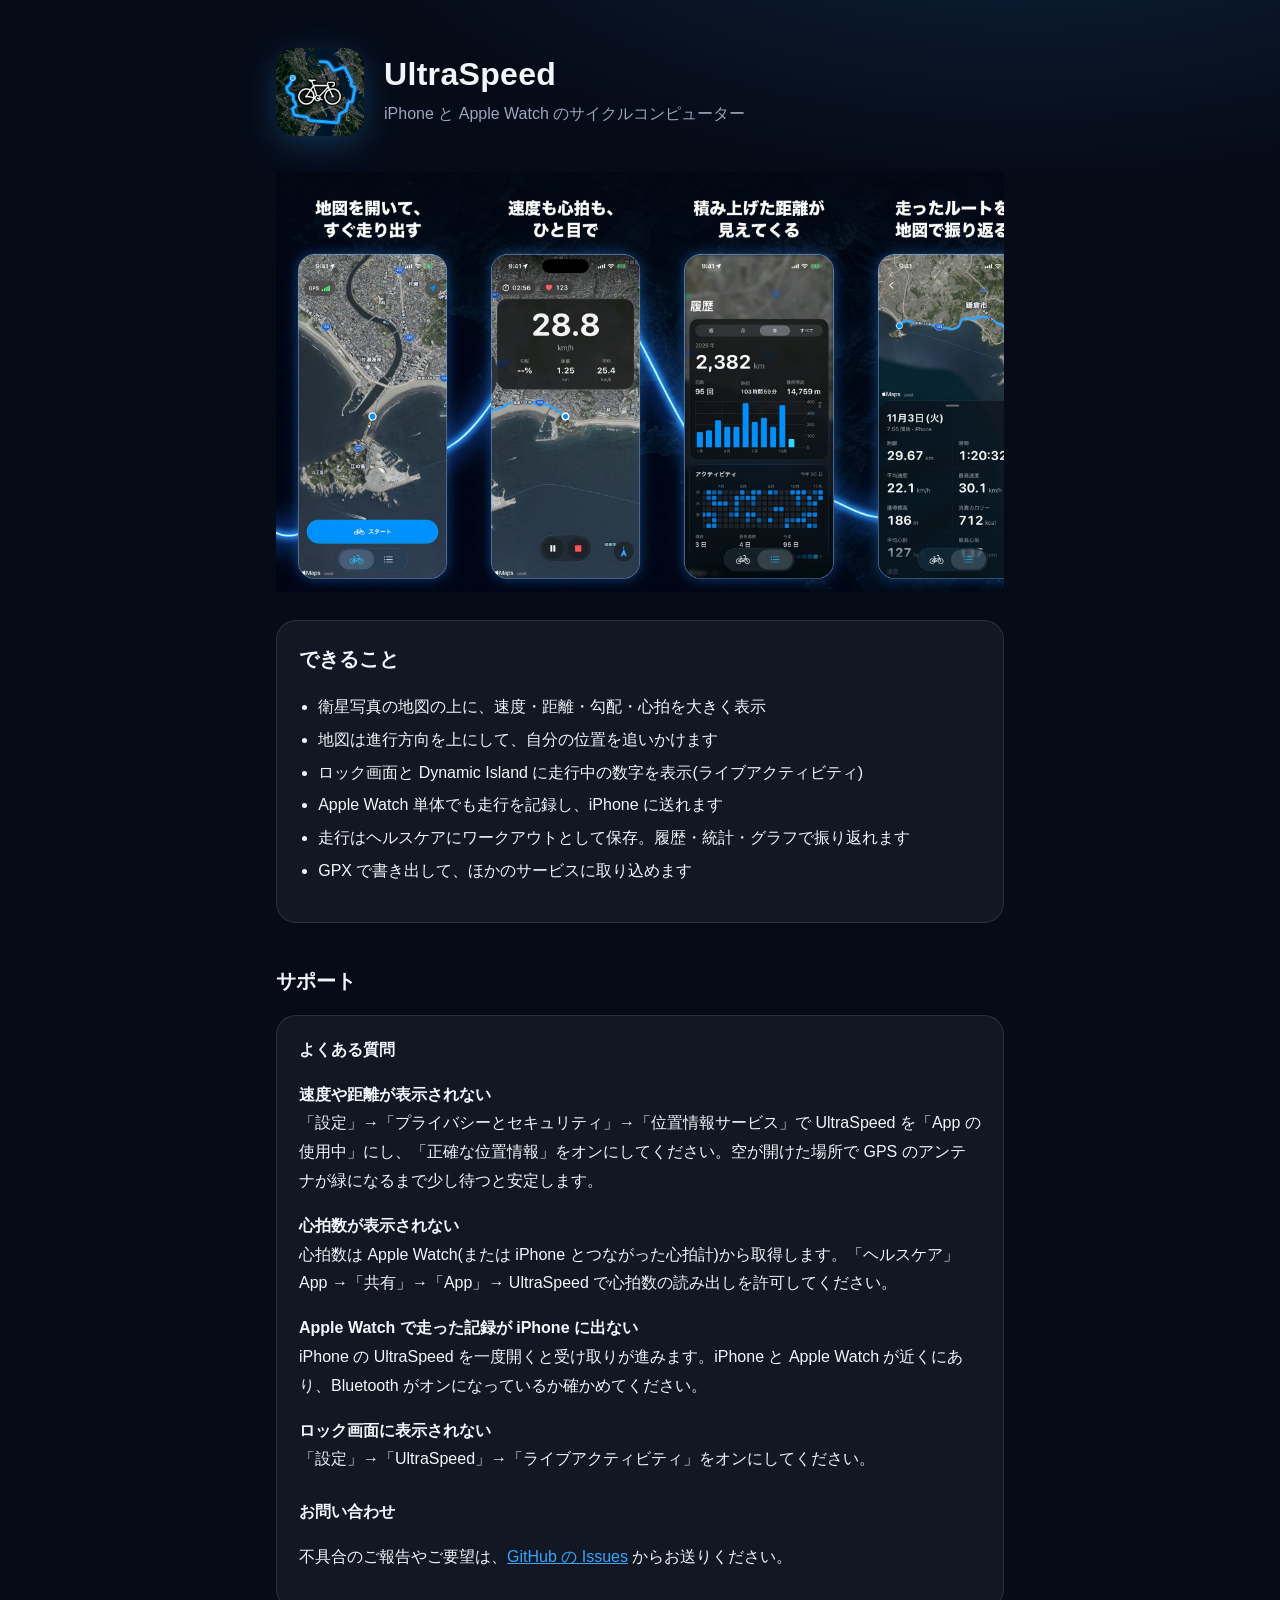
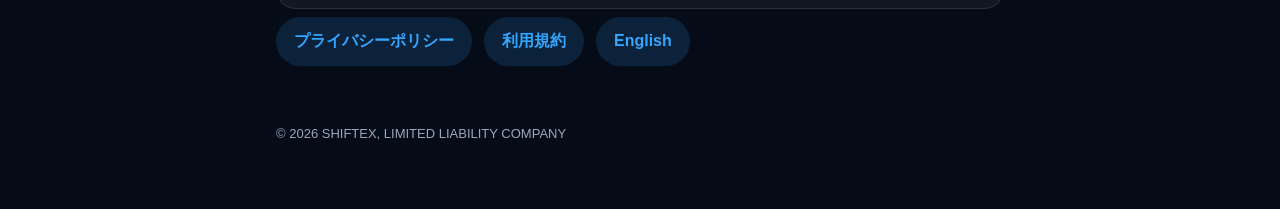
<file: index.html>
<!doctype html>
<html lang="ja">
<head>
<meta charset="utf-8">
<meta name="viewport" content="width=device-width, initial-scale=1">
<title>UltraSpeed サポート</title>
<meta name="description" content="UltraSpeed は iPhone と Apple Watch で使えるサイクルコンピューターです。">
<link rel="icon" href="assets/icon.png">
<link rel="stylesheet" href="style.css">
</head>
<body>
<main>
  <header class="hero">
    <img src="assets/icon.png" alt="UltraSpeed のアイコン">
    <div>
      <h1>UltraSpeed</h1>
      <p class="tagline">iPhone と Apple Watch のサイクルコンピューター</p>
    </div>
  </header>

  <div class="shots">
    <img src="assets/shot-01.jpg" alt="UltraSpeed の画面 1">
    <img src="assets/shot-02.jpg" alt="UltraSpeed の画面 2">
    <img src="assets/shot-03.jpg" alt="UltraSpeed の画面 3">
    <img src="assets/shot-04.jpg" alt="UltraSpeed の画面 4">
    <img src="assets/shot-05.jpg" alt="UltraSpeed の画面 5">
  </div>

  <section class="card">
    <h2 style="margin-top:0">できること</h2>
    <ul>
      <li>衛星写真の地図の上に、速度・距離・勾配・心拍を大きく表示</li>
      <li>地図は進行方向を上にして、自分の位置を追いかけます</li>
      <li>ロック画面と Dynamic Island に走行中の数字を表示(ライブアクティビティ)</li>
      <li>Apple Watch 単体でも走行を記録し、iPhone に送れます</li>
      <li>走行はヘルスケアにワークアウトとして保存。履歴・統計・グラフで振り返れます</li>
      <li>GPX で書き出して、ほかのサービスに取り込めます</li>
    </ul>
  </section>

  <h2>サポート</h2>
  <section class="card">
    <h3 style="margin-top:0">よくある質問</h3>
    <p><strong>速度や距離が表示されない</strong><br>
    「設定」→「プライバシーとセキュリティ」→「位置情報サービス」で UltraSpeed を「App の使用中」にし、「正確な位置情報」をオンにしてください。空が開けた場所で GPS のアンテナが緑になるまで少し待つと安定します。</p>
    <p><strong>心拍数が表示されない</strong><br>
    心拍数は Apple Watch(または iPhone とつながった心拍計)から取得します。「ヘルスケア」App →「共有」→「App」→ UltraSpeed で心拍数の読み出しを許可してください。</p>
    <p><strong>Apple Watch で走った記録が iPhone に出ない</strong><br>
    iPhone の UltraSpeed を一度開くと受け取りが進みます。iPhone と Apple Watch が近くにあり、Bluetooth がオンになっているか確かめてください。</p>
    <p><strong>ロック画面に表示されない</strong><br>
    「設定」→「UltraSpeed」→「ライブアクティビティ」をオンにしてください。</p>

    <h3>お問い合わせ</h3>
    <p>不具合のご報告やご要望は、<a href="https://github.com/SouY4/ultraspeed/issues">GitHub の Issues</a> からお送りください。</p>
  </section>

  <nav class="links">
    <a href="privacy.html">プライバシーポリシー</a>
    <a href="terms.html">利用規約</a>
    <a href="en/" hreflang="en">English</a>
  </nav>

  <footer>© 2026 SHIFTEX, LIMITED LIABILITY COMPANY</footer>
</main>
</body>
</html>
</file>
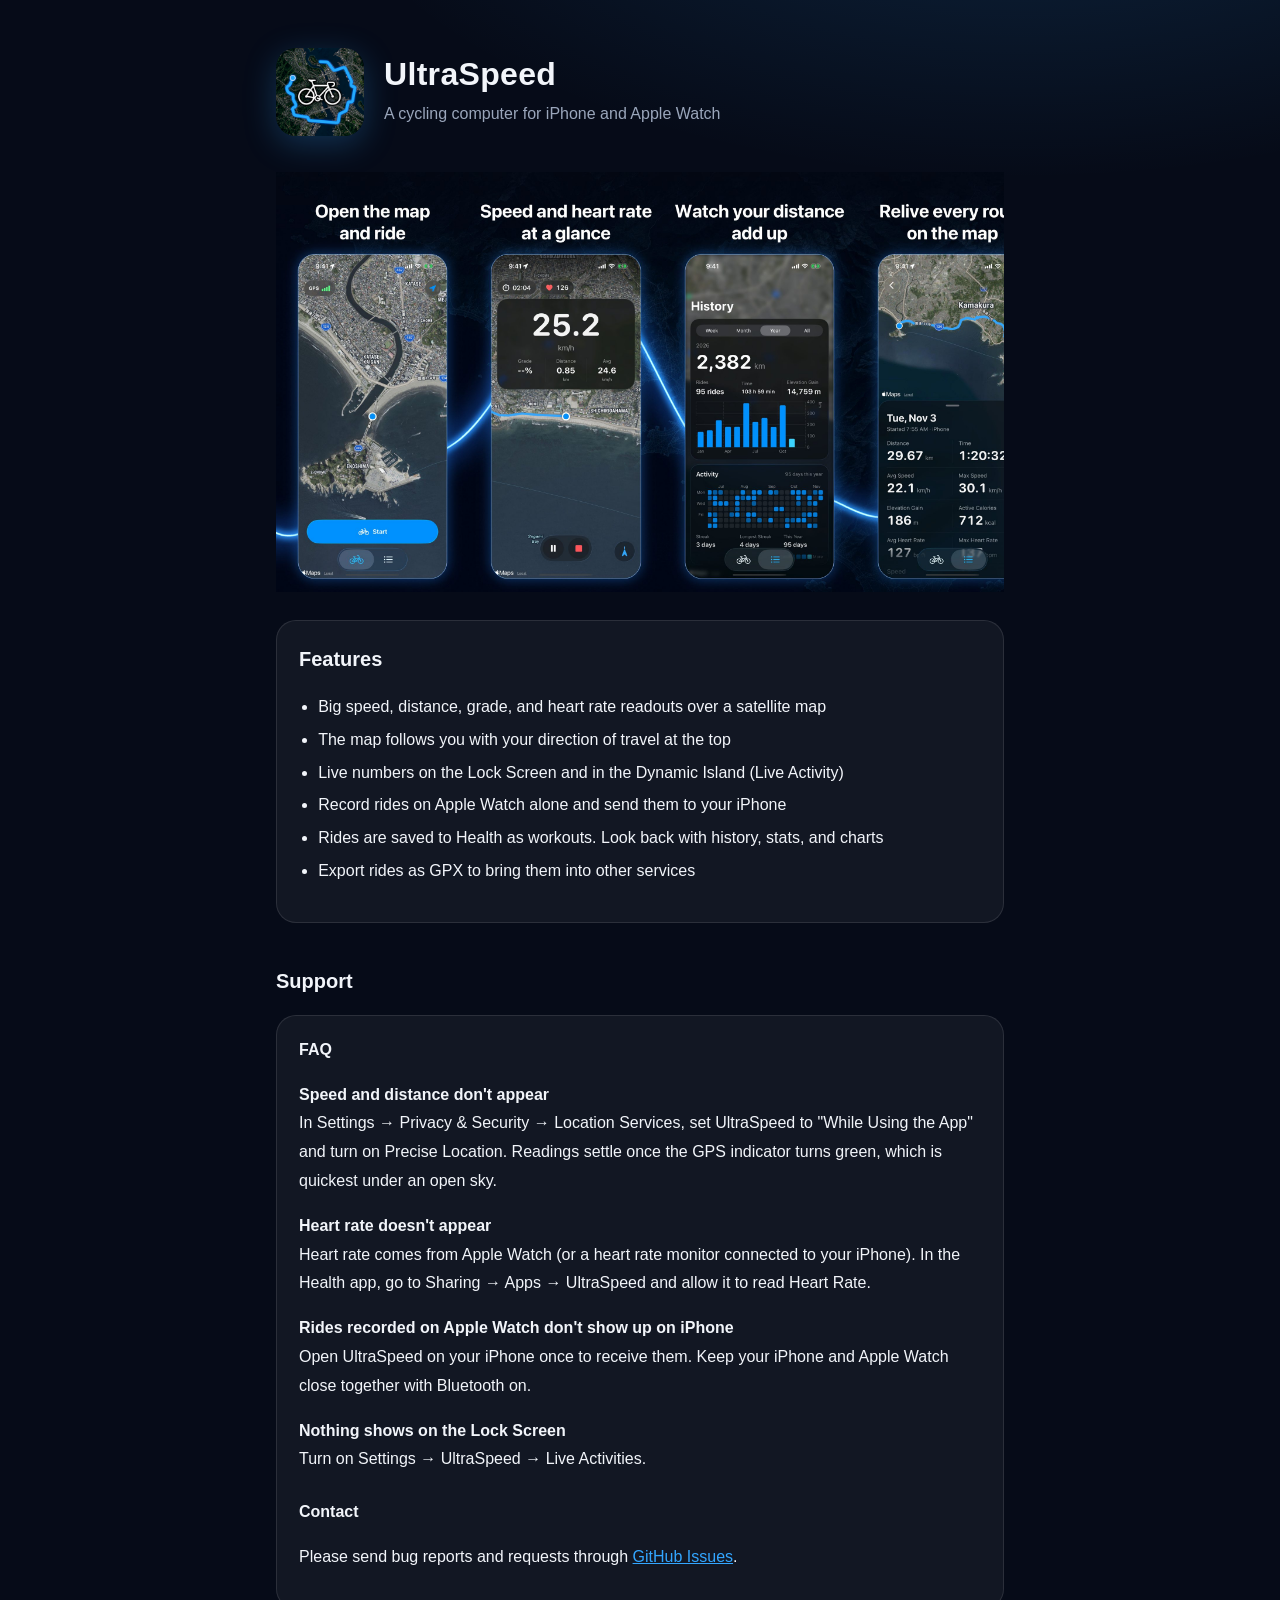
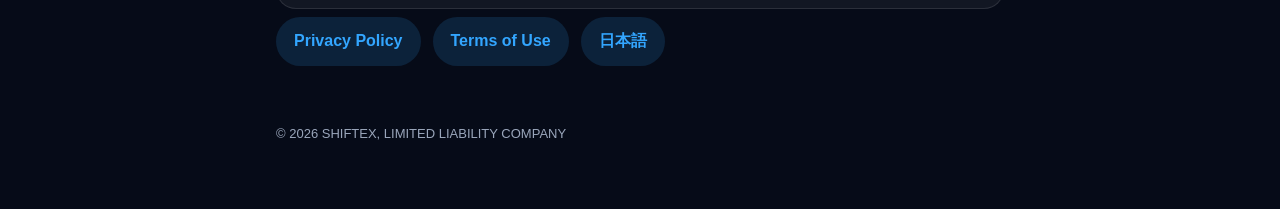
<file: en/index.html>
<!doctype html>
<html lang="en">
<head>
<meta charset="utf-8">
<meta name="viewport" content="width=device-width, initial-scale=1">
<title>UltraSpeed Support</title>
<meta name="description" content="UltraSpeed is a cycling computer for iPhone and Apple Watch.">
<link rel="icon" href="../assets/icon.png">
<link rel="alternate" hreflang="ja" href="https://souy4.github.io/ultraspeed/">
<link rel="stylesheet" href="../style.css">
</head>
<body>
<main>
  <header class="hero">
    <img src="../assets/icon.png" alt="UltraSpeed icon">
    <div>
      <h1>UltraSpeed</h1>
      <p class="tagline">A cycling computer for iPhone and Apple Watch</p>
    </div>
  </header>

  <div class="shots">
    <img src="../assets/en/shot-01.jpg" alt="UltraSpeed screen 1">
    <img src="../assets/en/shot-02.jpg" alt="UltraSpeed screen 2">
    <img src="../assets/en/shot-03.jpg" alt="UltraSpeed screen 3">
    <img src="../assets/en/shot-04.jpg" alt="UltraSpeed screen 4">
    <img src="../assets/en/shot-05.jpg" alt="UltraSpeed screen 5">
  </div>

  <section class="card">
    <h2 style="margin-top:0">Features</h2>
    <ul>
      <li>Big speed, distance, grade, and heart rate readouts over a satellite map</li>
      <li>The map follows you with your direction of travel at the top</li>
      <li>Live numbers on the Lock Screen and in the Dynamic Island (Live Activity)</li>
      <li>Record rides on Apple Watch alone and send them to your iPhone</li>
      <li>Rides are saved to Health as workouts. Look back with history, stats, and charts</li>
      <li>Export rides as GPX to bring them into other services</li>
    </ul>
  </section>

  <h2>Support</h2>
  <section class="card">
    <h3 style="margin-top:0">FAQ</h3>
    <p><strong>Speed and distance don't appear</strong><br>
    In Settings → Privacy &amp; Security → Location Services, set UltraSpeed to "While Using the App" and turn on Precise Location. Readings settle once the GPS indicator turns green, which is quickest under an open sky.</p>
    <p><strong>Heart rate doesn't appear</strong><br>
    Heart rate comes from Apple Watch (or a heart rate monitor connected to your iPhone). In the Health app, go to Sharing → Apps → UltraSpeed and allow it to read Heart Rate.</p>
    <p><strong>Rides recorded on Apple Watch don't show up on iPhone</strong><br>
    Open UltraSpeed on your iPhone once to receive them. Keep your iPhone and Apple Watch close together with Bluetooth on.</p>
    <p><strong>Nothing shows on the Lock Screen</strong><br>
    Turn on Settings → UltraSpeed → Live Activities.</p>

    <h3>Contact</h3>
    <p>Please send bug reports and requests through <a href="https://github.com/SouY4/ultraspeed/issues">GitHub Issues</a>.</p>
  </section>

  <nav class="links">
    <a href="privacy.html">Privacy Policy</a>
    <a href="terms.html">Terms of Use</a>
    <a href="../" hreflang="ja">日本語</a>
  </nav>

  <footer>© 2026 SHIFTEX, LIMITED LIABILITY COMPANY</footer>
</main>
</body>
</html>
</file>
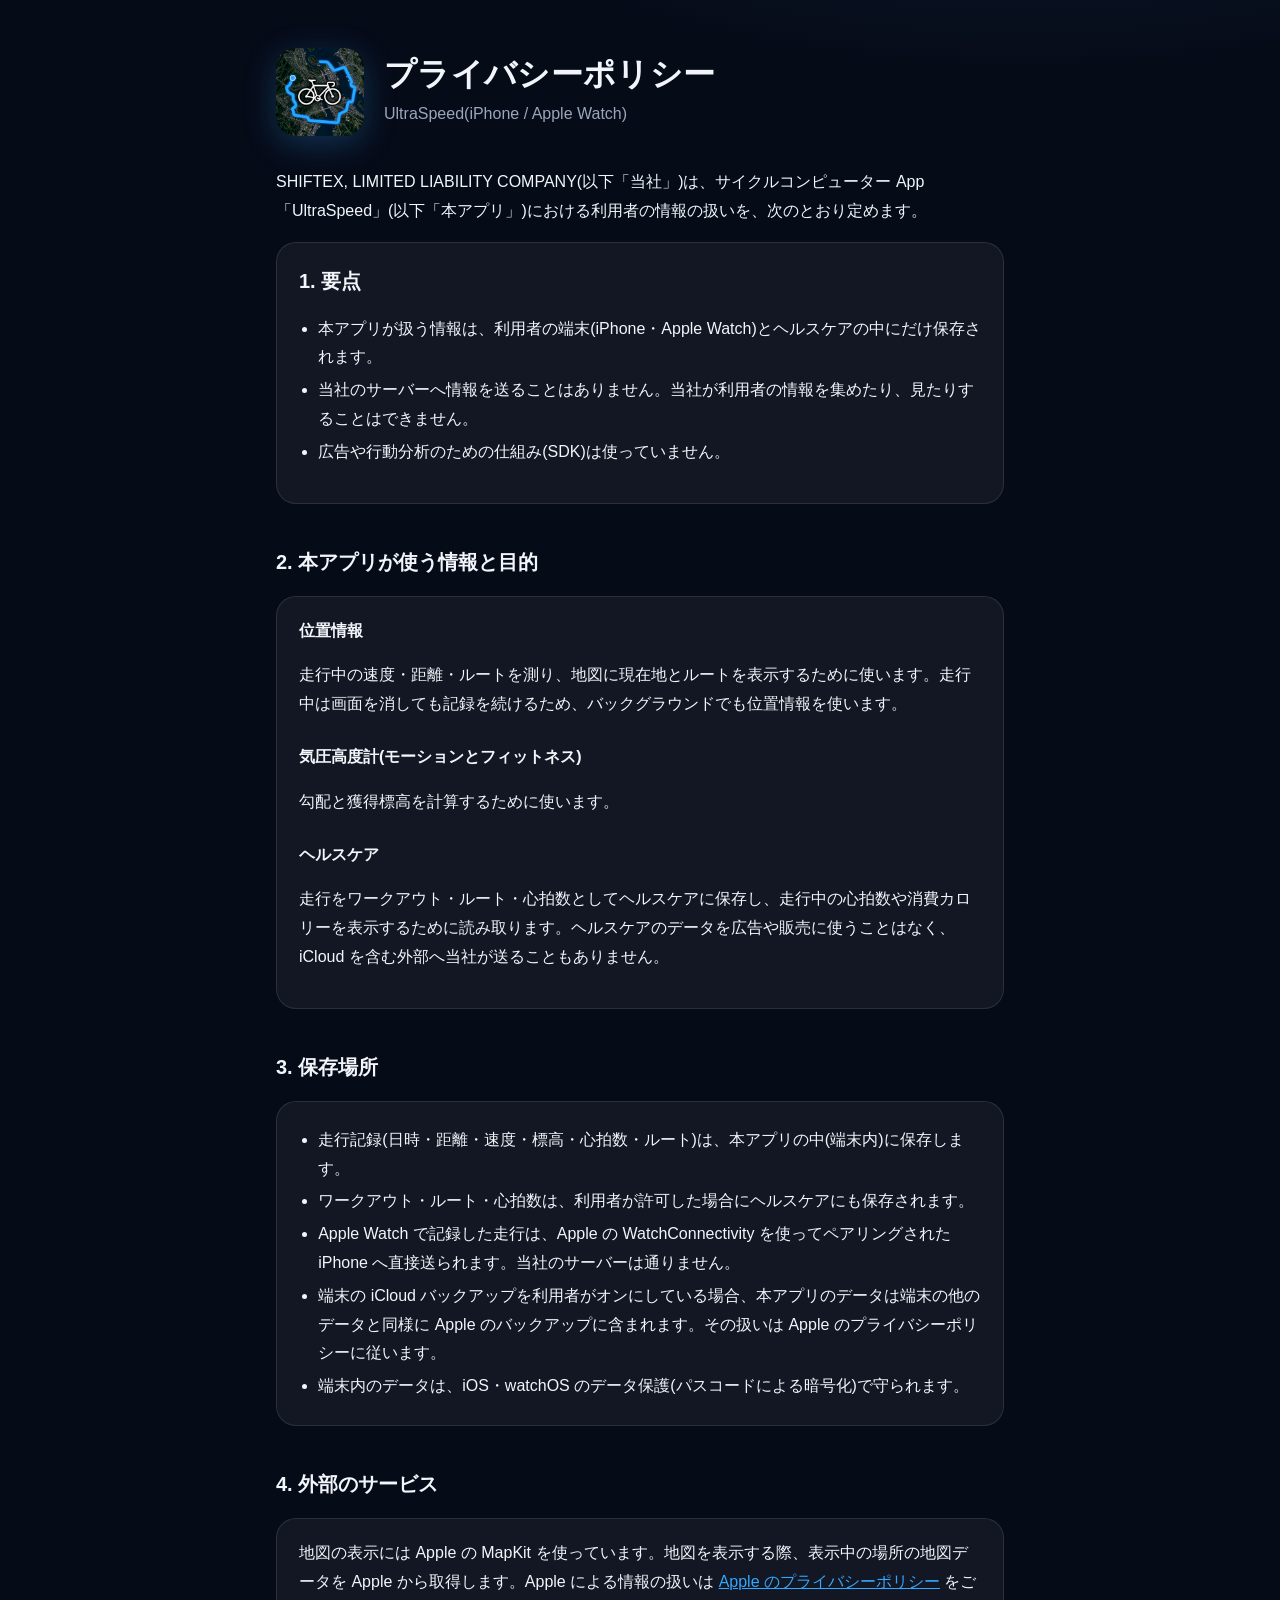
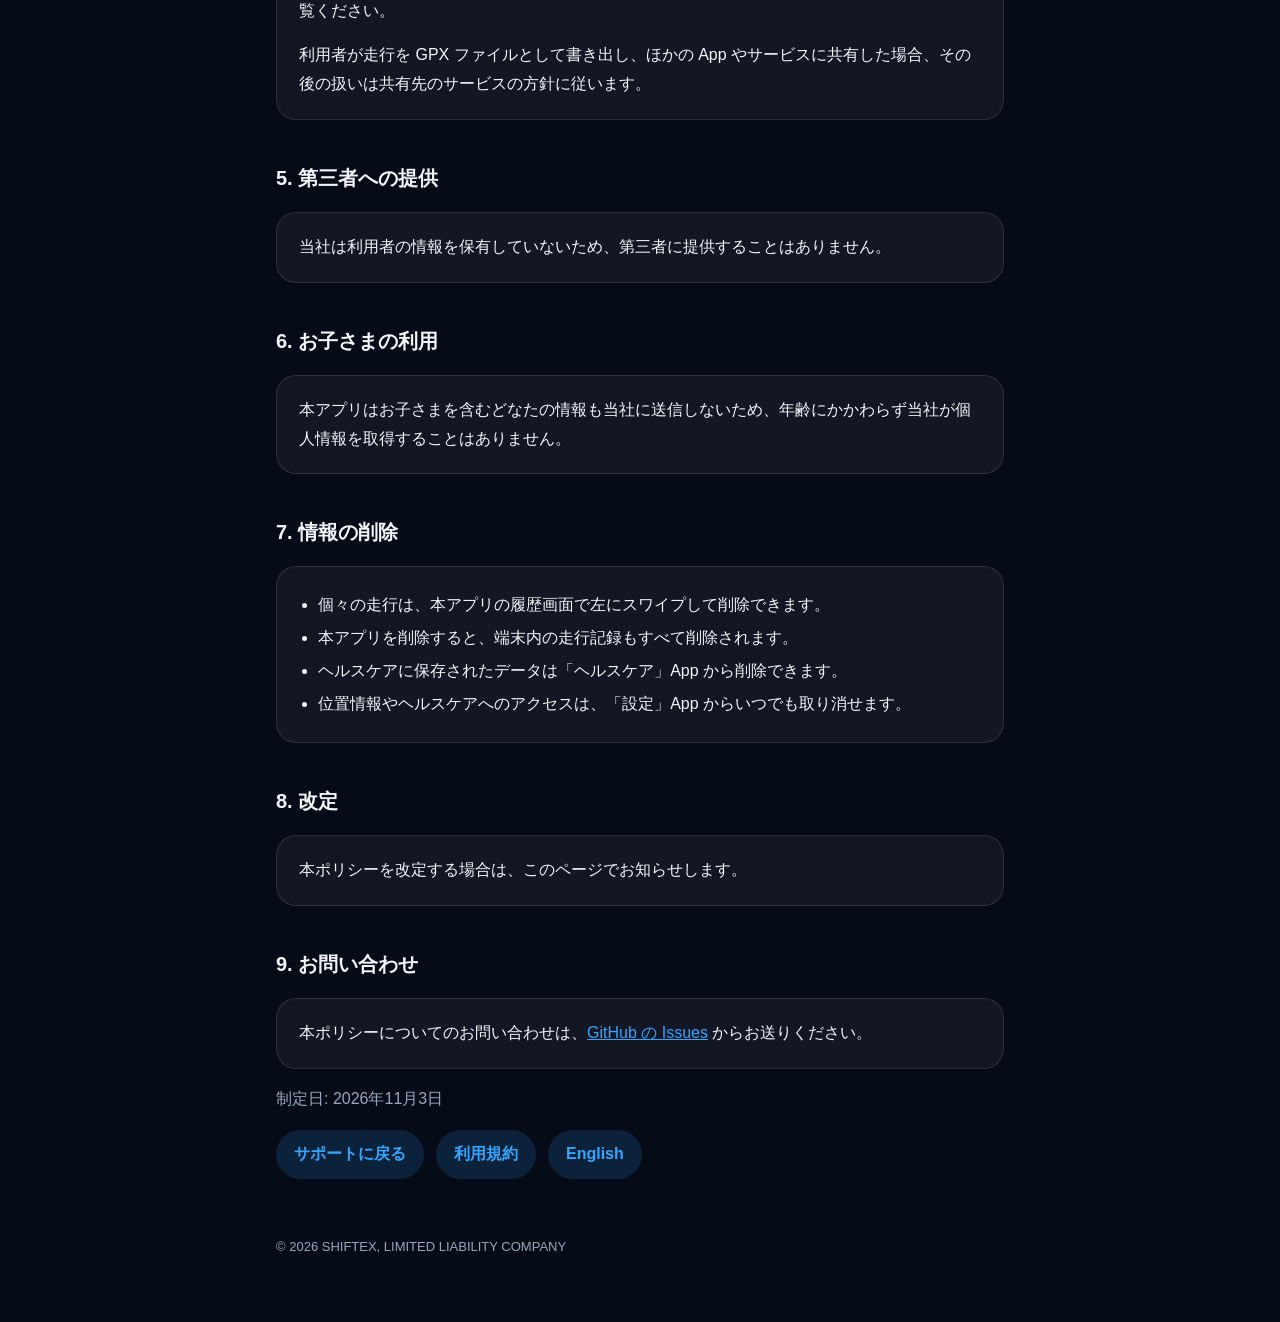
<file: privacy.html>
<!doctype html>
<html lang="ja">
<head>
<meta charset="utf-8">
<meta name="viewport" content="width=device-width, initial-scale=1">
<title>UltraSpeed プライバシー</title>
<meta name="description" content="UltraSpeed のプライバシーポリシー">
<link rel="icon" href="assets/icon.png">
<link rel="stylesheet" href="style.css">
</head>
<body>
<main>
  <header class="hero">
    <img src="assets/icon.png" alt="UltraSpeed のアイコン">
    <div>
      <h1>プライバシーポリシー</h1>
      <p class="tagline">UltraSpeed(iPhone / Apple Watch)</p>
    </div>
  </header>

  <p>SHIFTEX, LIMITED LIABILITY COMPANY(以下「当社」)は、サイクルコンピューター App「UltraSpeed」(以下「本アプリ」)における利用者の情報の扱いを、次のとおり定めます。</p>

  <section class="card">
    <h2 style="margin-top:0">1. 要点</h2>
    <ul>
      <li>本アプリが扱う情報は、利用者の端末(iPhone・Apple Watch)とヘルスケアの中にだけ保存されます。</li>
      <li>当社のサーバーへ情報を送ることはありません。当社が利用者の情報を集めたり、見たりすることはできません。</li>
      <li>広告や行動分析のための仕組み(SDK)は使っていません。</li>
    </ul>
  </section>

  <h2>2. 本アプリが使う情報と目的</h2>
  <section class="card">
    <h3 style="margin-top:0">位置情報</h3>
    <p>走行中の速度・距離・ルートを測り、地図に現在地とルートを表示するために使います。走行中は画面を消しても記録を続けるため、バックグラウンドでも位置情報を使います。</p>
    <h3>気圧高度計(モーションとフィットネス)</h3>
    <p>勾配と獲得標高を計算するために使います。</p>
    <h3>ヘルスケア</h3>
    <p>走行をワークアウト・ルート・心拍数としてヘルスケアに保存し、走行中の心拍数や消費カロリーを表示するために読み取ります。ヘルスケアのデータを広告や販売に使うことはなく、iCloud を含む外部へ当社が送ることもありません。</p>
  </section>

  <h2>3. 保存場所</h2>
  <section class="card">
    <ul style="margin:0">
      <li>走行記録(日時・距離・速度・標高・心拍数・ルート)は、本アプリの中(端末内)に保存します。</li>
      <li>ワークアウト・ルート・心拍数は、利用者が許可した場合にヘルスケアにも保存されます。</li>
      <li>Apple Watch で記録した走行は、Apple の WatchConnectivity を使ってペアリングされた iPhone へ直接送られます。当社のサーバーは通りません。</li>
      <li>端末の iCloud バックアップを利用者がオンにしている場合、本アプリのデータは端末の他のデータと同様に Apple のバックアップに含まれます。その扱いは Apple のプライバシーポリシーに従います。</li>
      <li>端末内のデータは、iOS・watchOS のデータ保護(パスコードによる暗号化)で守られます。</li>
    </ul>
  </section>

  <h2>4. 外部のサービス</h2>
  <section class="card">
    <p style="margin-top:0">地図の表示には Apple の MapKit を使っています。地図を表示する際、表示中の場所の地図データを Apple から取得します。Apple による情報の扱いは <a href="https://www.apple.com/jp/legal/privacy/">Apple のプライバシーポリシー</a> をご覧ください。</p>
    <p style="margin-bottom:0">利用者が走行を GPX ファイルとして書き出し、ほかの App やサービスに共有した場合、その後の扱いは共有先のサービスの方針に従います。</p>
  </section>

  <h2>5. 第三者への提供</h2>
  <section class="card">
    <p style="margin:0">当社は利用者の情報を保有していないため、第三者に提供することはありません。</p>
  </section>

  <h2>6. お子さまの利用</h2>
  <section class="card">
    <p style="margin:0">本アプリはお子さまを含むどなたの情報も当社に送信しないため、年齢にかかわらず当社が個人情報を取得することはありません。</p>
  </section>

  <h2>7. 情報の削除</h2>
  <section class="card">
    <ul style="margin:0">
      <li>個々の走行は、本アプリの履歴画面で左にスワイプして削除できます。</li>
      <li>本アプリを削除すると、端末内の走行記録もすべて削除されます。</li>
      <li>ヘルスケアに保存されたデータは「ヘルスケア」App から削除できます。</li>
      <li>位置情報やヘルスケアへのアクセスは、「設定」App からいつでも取り消せます。</li>
    </ul>
  </section>

  <h2>8. 改定</h2>
  <section class="card">
    <p style="margin:0">本ポリシーを改定する場合は、このページでお知らせします。</p>
  </section>

  <h2>9. お問い合わせ</h2>
  <section class="card">
    <p style="margin:0">本ポリシーについてのお問い合わせは、<a href="https://github.com/SouY4/ultraspeed/issues">GitHub の Issues</a> からお送りください。</p>
  </section>

  <p class="muted">制定日: 2026年11月3日</p>

  <nav class="links">
    <a href="index.html">サポートに戻る</a>
    <a href="terms.html">利用規約</a>
    <a href="en/privacy.html" hreflang="en">English</a>
  </nav>

  <footer>© 2026 SHIFTEX, LIMITED LIABILITY COMPANY</footer>
</main>
</body>
</html>
</file>
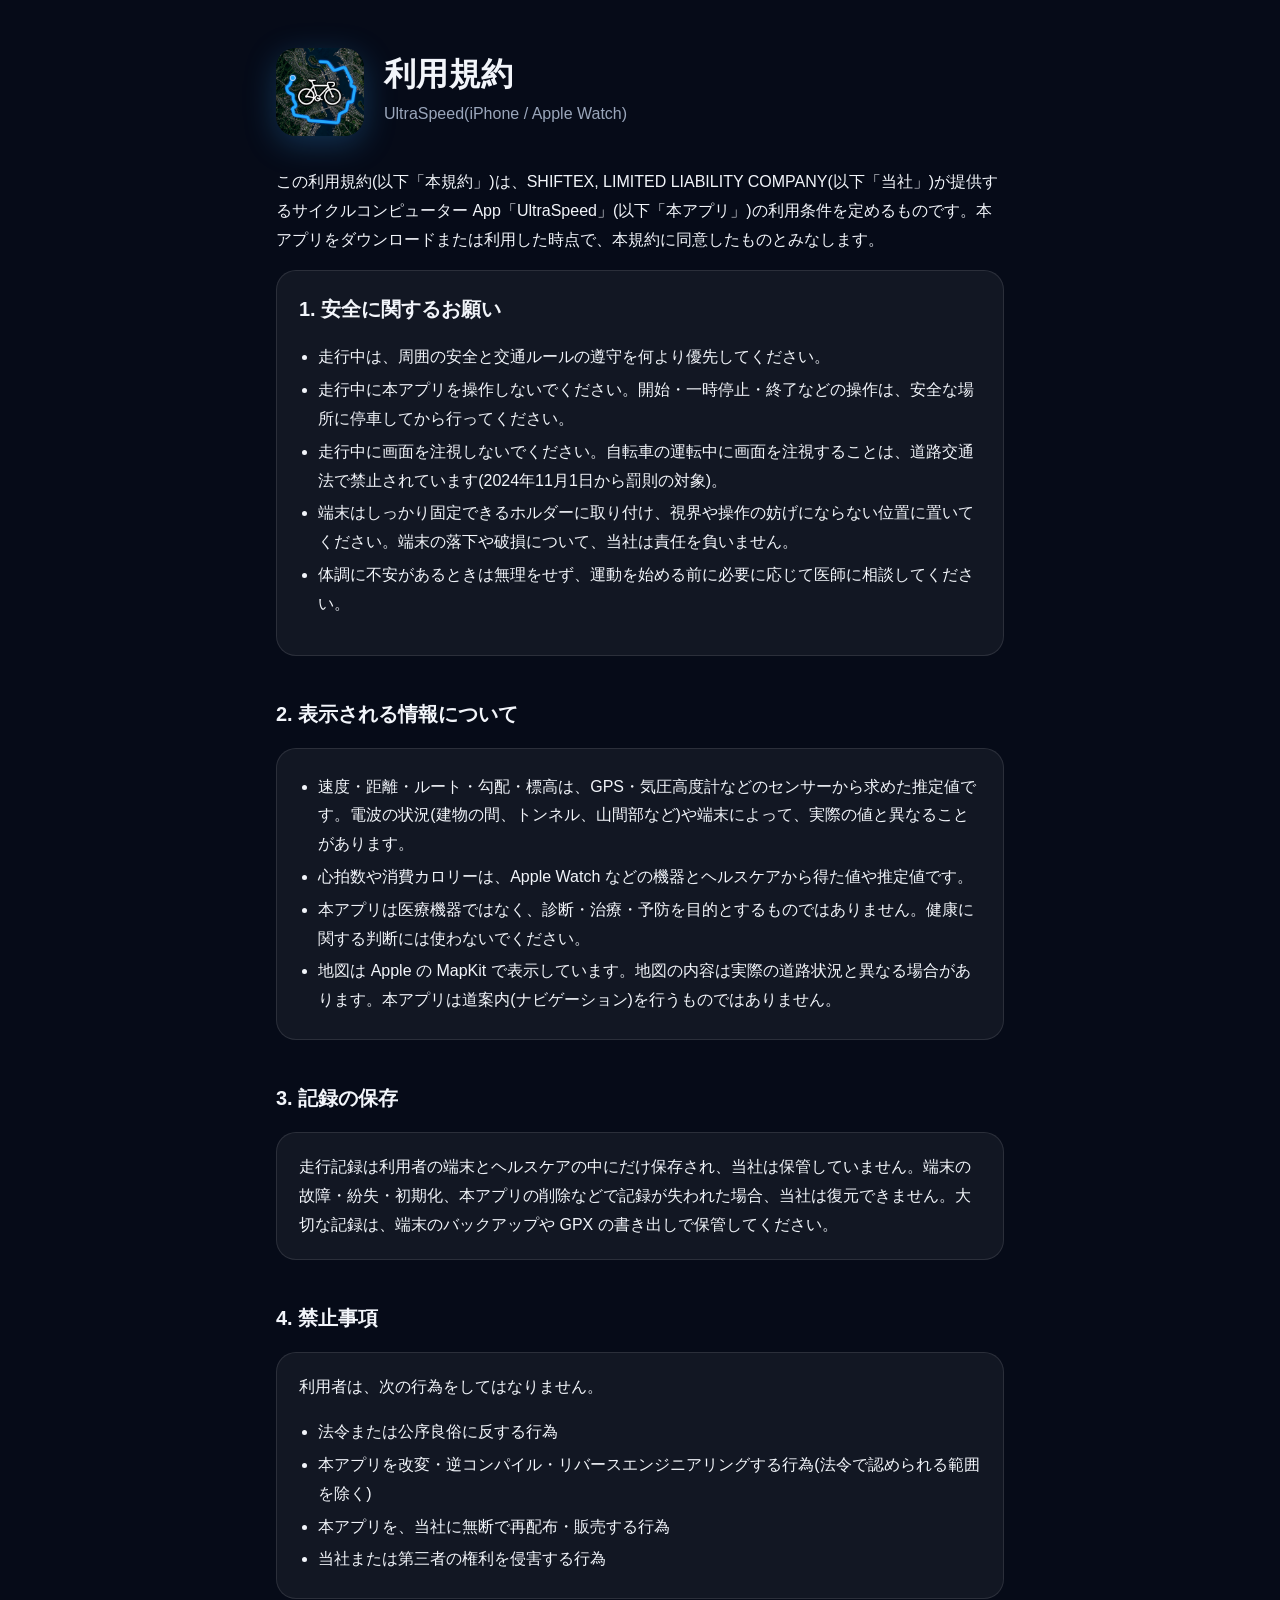
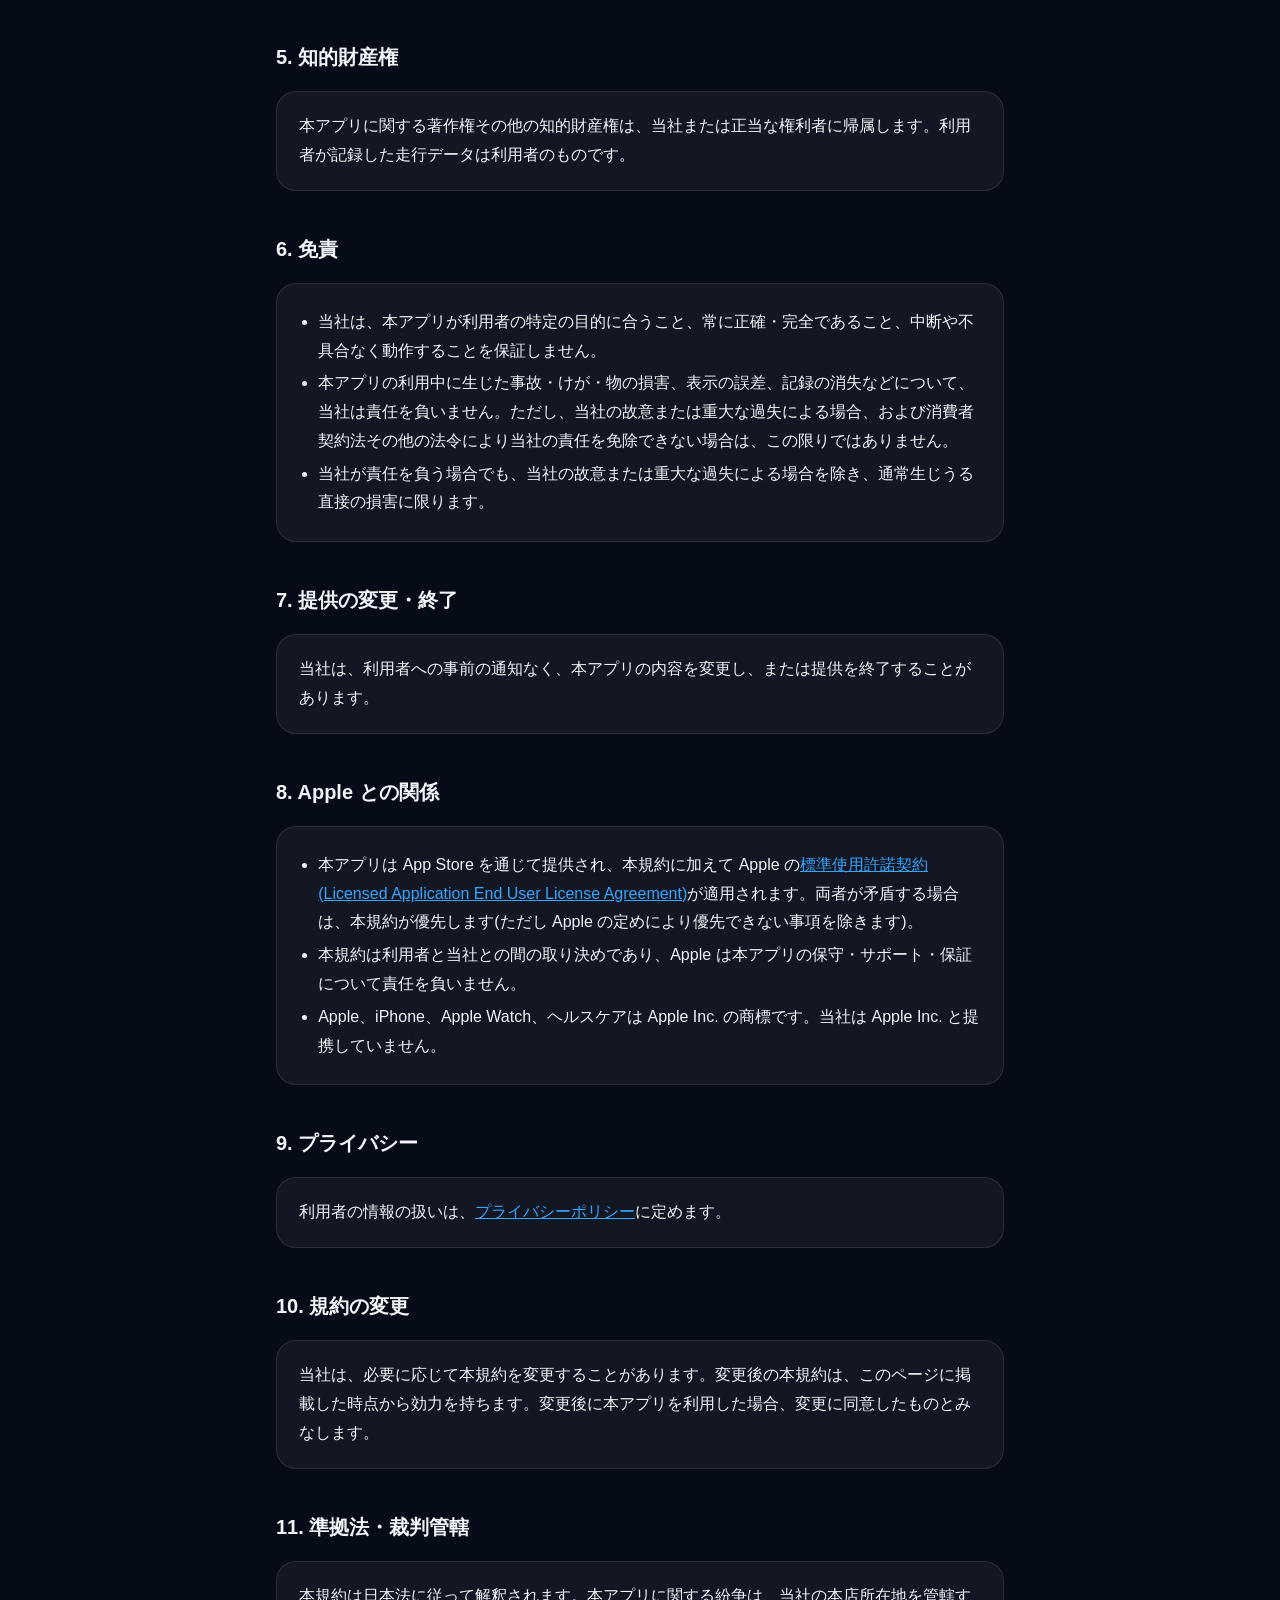
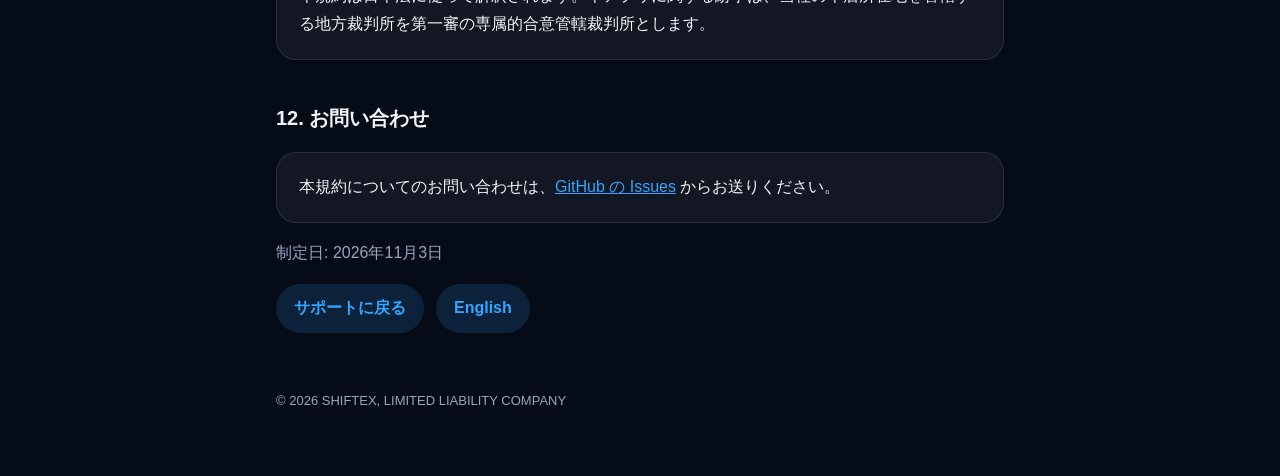
<file: terms.html>
<!doctype html>
<html lang="ja">
<head>
<meta charset="utf-8">
<meta name="viewport" content="width=device-width, initial-scale=1">
<title>UltraSpeed 利用規約</title>
<meta name="description" content="UltraSpeed の利用規約">
<link rel="icon" href="assets/icon.png">
<link rel="alternate" hreflang="en" href="https://souy4.github.io/ultraspeed/en/terms.html">
<link rel="stylesheet" href="style.css">
</head>
<body>
<main>
  <header class="hero">
    <img src="assets/icon.png" alt="UltraSpeed のアイコン">
    <div>
      <h1>利用規約</h1>
      <p class="tagline">UltraSpeed(iPhone / Apple Watch)</p>
    </div>
  </header>

  <p>この利用規約(以下「本規約」)は、SHIFTEX, LIMITED LIABILITY COMPANY(以下「当社」)が提供するサイクルコンピューター App「UltraSpeed」(以下「本アプリ」)の利用条件を定めるものです。本アプリをダウンロードまたは利用した時点で、本規約に同意したものとみなします。</p>

  <section class="card">
    <h2 style="margin-top:0">1. 安全に関するお願い</h2>
    <ul>
      <li>走行中は、周囲の安全と交通ルールの遵守を何より優先してください。</li>
      <li>走行中に本アプリを操作しないでください。開始・一時停止・終了などの操作は、安全な場所に停車してから行ってください。</li>
      <li>走行中に画面を注視しないでください。自転車の運転中に画面を注視することは、道路交通法で禁止されています(2024年11月1日から罰則の対象)。</li>
      <li>端末はしっかり固定できるホルダーに取り付け、視界や操作の妨げにならない位置に置いてください。端末の落下や破損について、当社は責任を負いません。</li>
      <li>体調に不安があるときは無理をせず、運動を始める前に必要に応じて医師に相談してください。</li>
    </ul>
  </section>

  <h2>2. 表示される情報について</h2>
  <section class="card">
    <ul style="margin:0">
      <li>速度・距離・ルート・勾配・標高は、GPS・気圧高度計などのセンサーから求めた推定値です。電波の状況(建物の間、トンネル、山間部など)や端末によって、実際の値と異なることがあります。</li>
      <li>心拍数や消費カロリーは、Apple Watch などの機器とヘルスケアから得た値や推定値です。</li>
      <li>本アプリは医療機器ではなく、診断・治療・予防を目的とするものではありません。健康に関する判断には使わないでください。</li>
      <li>地図は Apple の MapKit で表示しています。地図の内容は実際の道路状況と異なる場合があります。本アプリは道案内(ナビゲーション)を行うものではありません。</li>
    </ul>
  </section>

  <h2>3. 記録の保存</h2>
  <section class="card">
    <p style="margin:0">走行記録は利用者の端末とヘルスケアの中にだけ保存され、当社は保管していません。端末の故障・紛失・初期化、本アプリの削除などで記録が失われた場合、当社は復元できません。大切な記録は、端末のバックアップや GPX の書き出しで保管してください。</p>
  </section>

  <h2>4. 禁止事項</h2>
  <section class="card">
    <p style="margin-top:0">利用者は、次の行為をしてはなりません。</p>
    <ul style="margin-bottom:0">
      <li>法令または公序良俗に反する行為</li>
      <li>本アプリを改変・逆コンパイル・リバースエンジニアリングする行為(法令で認められる範囲を除く)</li>
      <li>本アプリを、当社に無断で再配布・販売する行為</li>
      <li>当社または第三者の権利を侵害する行為</li>
    </ul>
  </section>

  <h2>5. 知的財産権</h2>
  <section class="card">
    <p style="margin:0">本アプリに関する著作権その他の知的財産権は、当社または正当な権利者に帰属します。利用者が記録した走行データは利用者のものです。</p>
  </section>

  <h2>6. 免責</h2>
  <section class="card">
    <ul style="margin:0">
      <li>当社は、本アプリが利用者の特定の目的に合うこと、常に正確・完全であること、中断や不具合なく動作することを保証しません。</li>
      <li>本アプリの利用中に生じた事故・けが・物の損害、表示の誤差、記録の消失などについて、当社は責任を負いません。ただし、当社の故意または重大な過失による場合、および消費者契約法その他の法令により当社の責任を免除できない場合は、この限りではありません。</li>
      <li>当社が責任を負う場合でも、当社の故意または重大な過失による場合を除き、通常生じうる直接の損害に限ります。</li>
    </ul>
  </section>

  <h2>7. 提供の変更・終了</h2>
  <section class="card">
    <p style="margin:0">当社は、利用者への事前の通知なく、本アプリの内容を変更し、または提供を終了することがあります。</p>
  </section>

  <h2>8. Apple との関係</h2>
  <section class="card">
    <ul style="margin:0">
      <li>本アプリは App Store を通じて提供され、本規約に加えて Apple の<a href="https://www.apple.com/legal/internet-services/itunes/dev/stdeula/">標準使用許諾契約(Licensed Application End User License Agreement)</a>が適用されます。両者が矛盾する場合は、本規約が優先します(ただし Apple の定めにより優先できない事項を除きます)。</li>
      <li>本規約は利用者と当社との間の取り決めであり、Apple は本アプリの保守・サポート・保証について責任を負いません。</li>
      <li>Apple、iPhone、Apple Watch、ヘルスケアは Apple Inc. の商標です。当社は Apple Inc. と提携していません。</li>
    </ul>
  </section>

  <h2>9. プライバシー</h2>
  <section class="card">
    <p style="margin:0">利用者の情報の扱いは、<a href="privacy.html">プライバシーポリシー</a>に定めます。</p>
  </section>

  <h2>10. 規約の変更</h2>
  <section class="card">
    <p style="margin:0">当社は、必要に応じて本規約を変更することがあります。変更後の本規約は、このページに掲載した時点から効力を持ちます。変更後に本アプリを利用した場合、変更に同意したものとみなします。</p>
  </section>

  <h2>11. 準拠法・裁判管轄</h2>
  <section class="card">
    <p style="margin:0">本規約は日本法に従って解釈されます。本アプリに関する紛争は、当社の本店所在地を管轄する地方裁判所を第一審の専属的合意管轄裁判所とします。</p>
  </section>

  <h2>12. お問い合わせ</h2>
  <section class="card">
    <p style="margin:0">本規約についてのお問い合わせは、<a href="https://github.com/SouY4/ultraspeed/issues">GitHub の Issues</a> からお送りください。</p>
  </section>

  <p class="muted">制定日: 2026年11月3日</p>

  <nav class="links">
    <a href="index.html">サポートに戻る</a>
    <a href="en/terms.html" hreflang="en">English</a>
  </nav>

  <footer>© 2026 SHIFTEX, LIMITED LIABILITY COMPANY</footer>
</main>
</body>
</html>
</file>
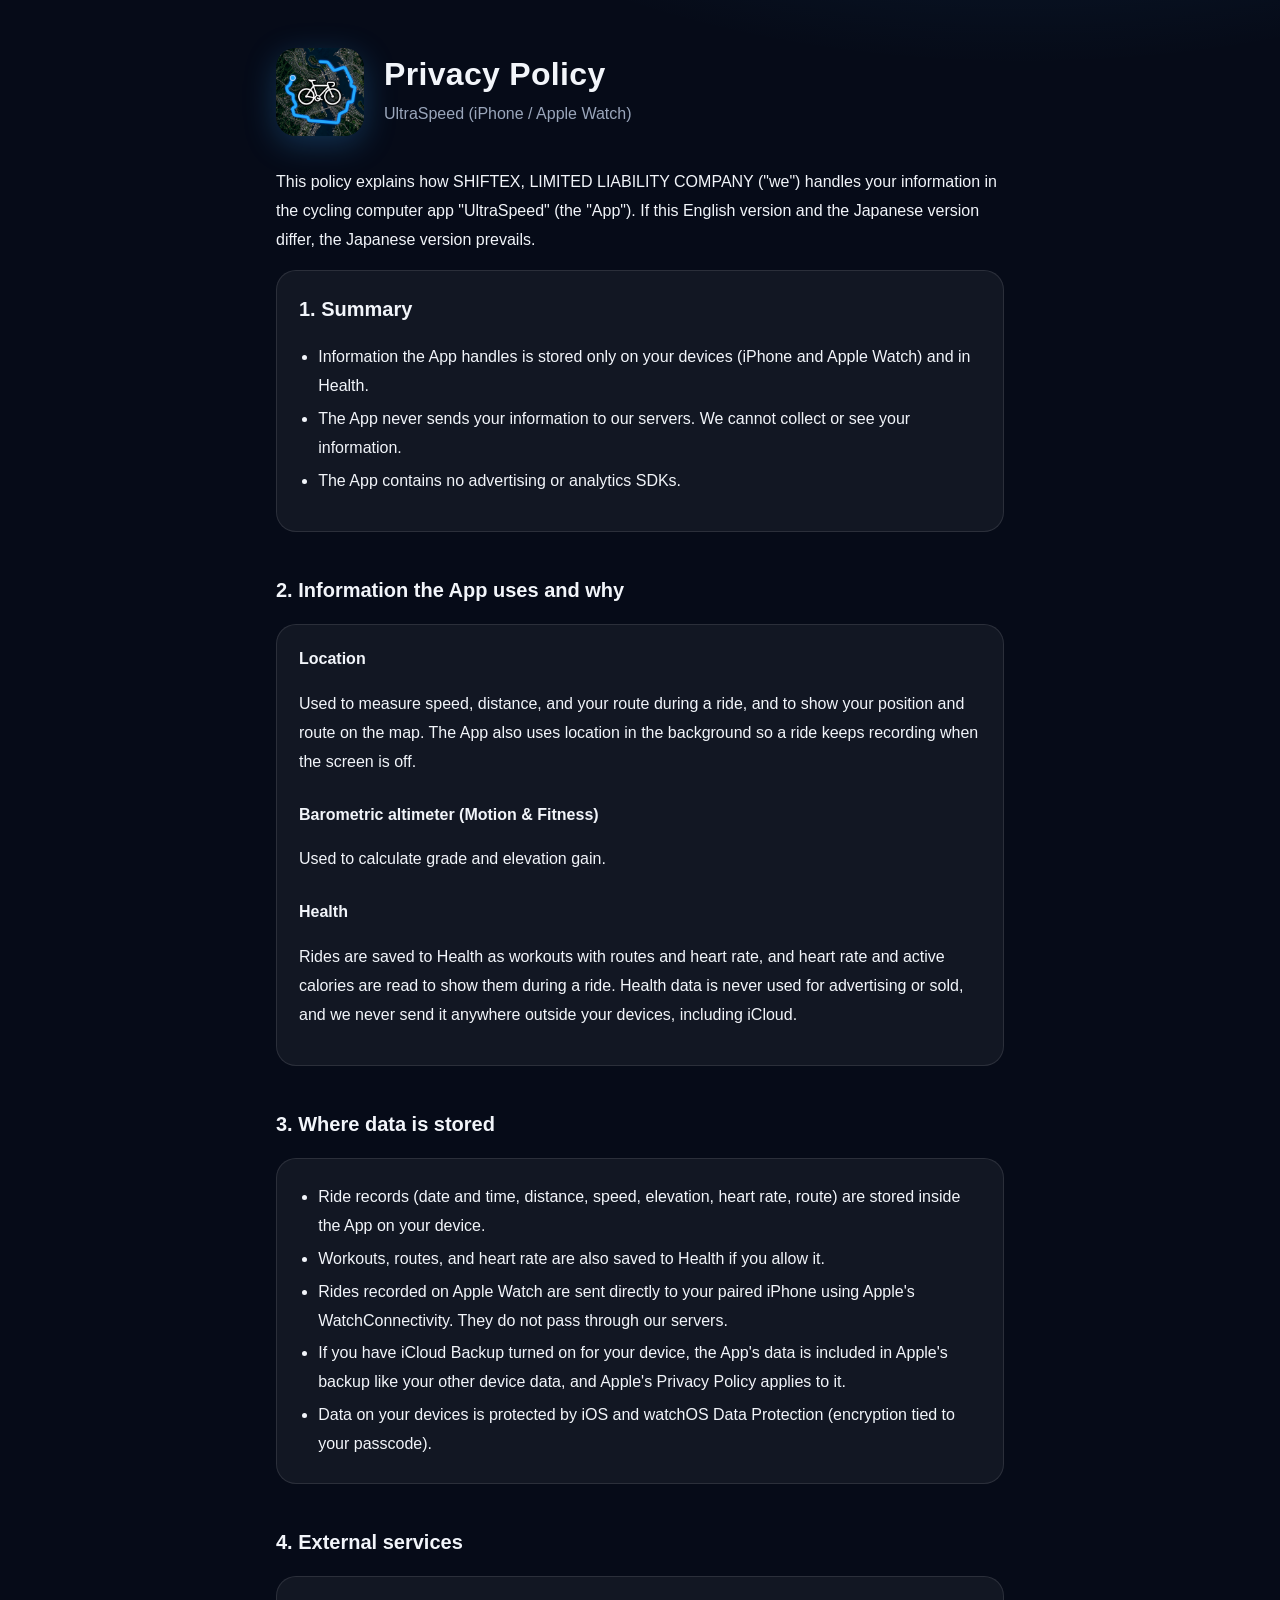
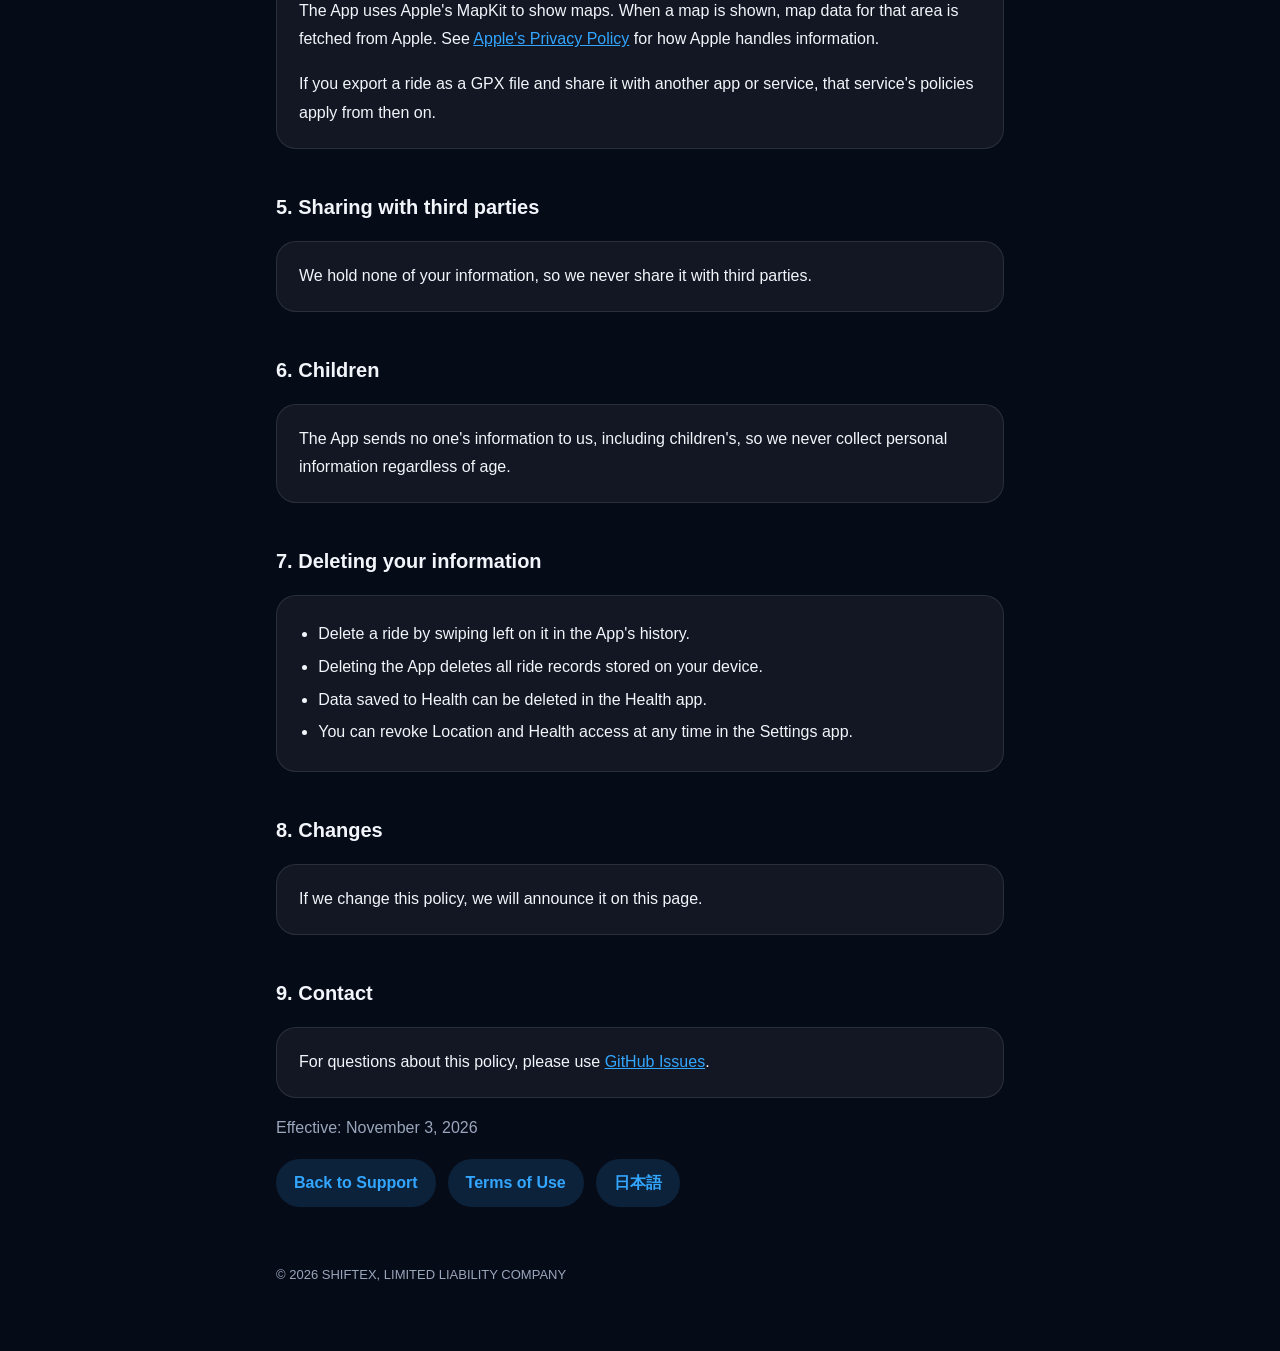
<file: en/privacy.html>
<!doctype html>
<html lang="en">
<head>
<meta charset="utf-8">
<meta name="viewport" content="width=device-width, initial-scale=1">
<title>UltraSpeed Privacy</title>
<meta name="description" content="UltraSpeed privacy policy">
<link rel="icon" href="../assets/icon.png">
<link rel="alternate" hreflang="ja" href="https://souy4.github.io/ultraspeed/privacy.html">
<link rel="stylesheet" href="../style.css">
</head>
<body>
<main>
  <header class="hero">
    <img src="../assets/icon.png" alt="UltraSpeed icon">
    <div>
      <h1>Privacy Policy</h1>
      <p class="tagline">UltraSpeed (iPhone / Apple Watch)</p>
    </div>
  </header>

  <p>This policy explains how SHIFTEX, LIMITED LIABILITY COMPANY ("we") handles your information in the cycling computer app "UltraSpeed" (the "App"). If this English version and the Japanese version differ, the Japanese version prevails.</p>

  <section class="card">
    <h2 style="margin-top:0">1. Summary</h2>
    <ul>
      <li>Information the App handles is stored only on your devices (iPhone and Apple Watch) and in Health.</li>
      <li>The App never sends your information to our servers. We cannot collect or see your information.</li>
      <li>The App contains no advertising or analytics SDKs.</li>
    </ul>
  </section>

  <h2>2. Information the App uses and why</h2>
  <section class="card">
    <h3 style="margin-top:0">Location</h3>
    <p>Used to measure speed, distance, and your route during a ride, and to show your position and route on the map. The App also uses location in the background so a ride keeps recording when the screen is off.</p>
    <h3>Barometric altimeter (Motion &amp; Fitness)</h3>
    <p>Used to calculate grade and elevation gain.</p>
    <h3>Health</h3>
    <p>Rides are saved to Health as workouts with routes and heart rate, and heart rate and active calories are read to show them during a ride. Health data is never used for advertising or sold, and we never send it anywhere outside your devices, including iCloud.</p>
  </section>

  <h2>3. Where data is stored</h2>
  <section class="card">
    <ul style="margin:0">
      <li>Ride records (date and time, distance, speed, elevation, heart rate, route) are stored inside the App on your device.</li>
      <li>Workouts, routes, and heart rate are also saved to Health if you allow it.</li>
      <li>Rides recorded on Apple Watch are sent directly to your paired iPhone using Apple's WatchConnectivity. They do not pass through our servers.</li>
      <li>If you have iCloud Backup turned on for your device, the App's data is included in Apple's backup like your other device data, and Apple's Privacy Policy applies to it.</li>
      <li>Data on your devices is protected by iOS and watchOS Data Protection (encryption tied to your passcode).</li>
    </ul>
  </section>

  <h2>4. External services</h2>
  <section class="card">
    <p style="margin-top:0">The App uses Apple's MapKit to show maps. When a map is shown, map data for that area is fetched from Apple. See <a href="https://www.apple.com/legal/privacy/">Apple's Privacy Policy</a> for how Apple handles information.</p>
    <p style="margin-bottom:0">If you export a ride as a GPX file and share it with another app or service, that service's policies apply from then on.</p>
  </section>

  <h2>5. Sharing with third parties</h2>
  <section class="card">
    <p style="margin:0">We hold none of your information, so we never share it with third parties.</p>
  </section>

  <h2>6. Children</h2>
  <section class="card">
    <p style="margin:0">The App sends no one's information to us, including children's, so we never collect personal information regardless of age.</p>
  </section>

  <h2>7. Deleting your information</h2>
  <section class="card">
    <ul style="margin:0">
      <li>Delete a ride by swiping left on it in the App's history.</li>
      <li>Deleting the App deletes all ride records stored on your device.</li>
      <li>Data saved to Health can be deleted in the Health app.</li>
      <li>You can revoke Location and Health access at any time in the Settings app.</li>
    </ul>
  </section>

  <h2>8. Changes</h2>
  <section class="card">
    <p style="margin:0">If we change this policy, we will announce it on this page.</p>
  </section>

  <h2>9. Contact</h2>
  <section class="card">
    <p style="margin:0">For questions about this policy, please use <a href="https://github.com/SouY4/ultraspeed/issues">GitHub Issues</a>.</p>
  </section>

  <p class="muted">Effective: November 3, 2026</p>

  <nav class="links">
    <a href="./">Back to Support</a>
    <a href="terms.html">Terms of Use</a>
    <a href="../privacy.html" hreflang="ja">日本語</a>
  </nav>

  <footer>© 2026 SHIFTEX, LIMITED LIABILITY COMPANY</footer>
</main>
</body>
</html>
</file>
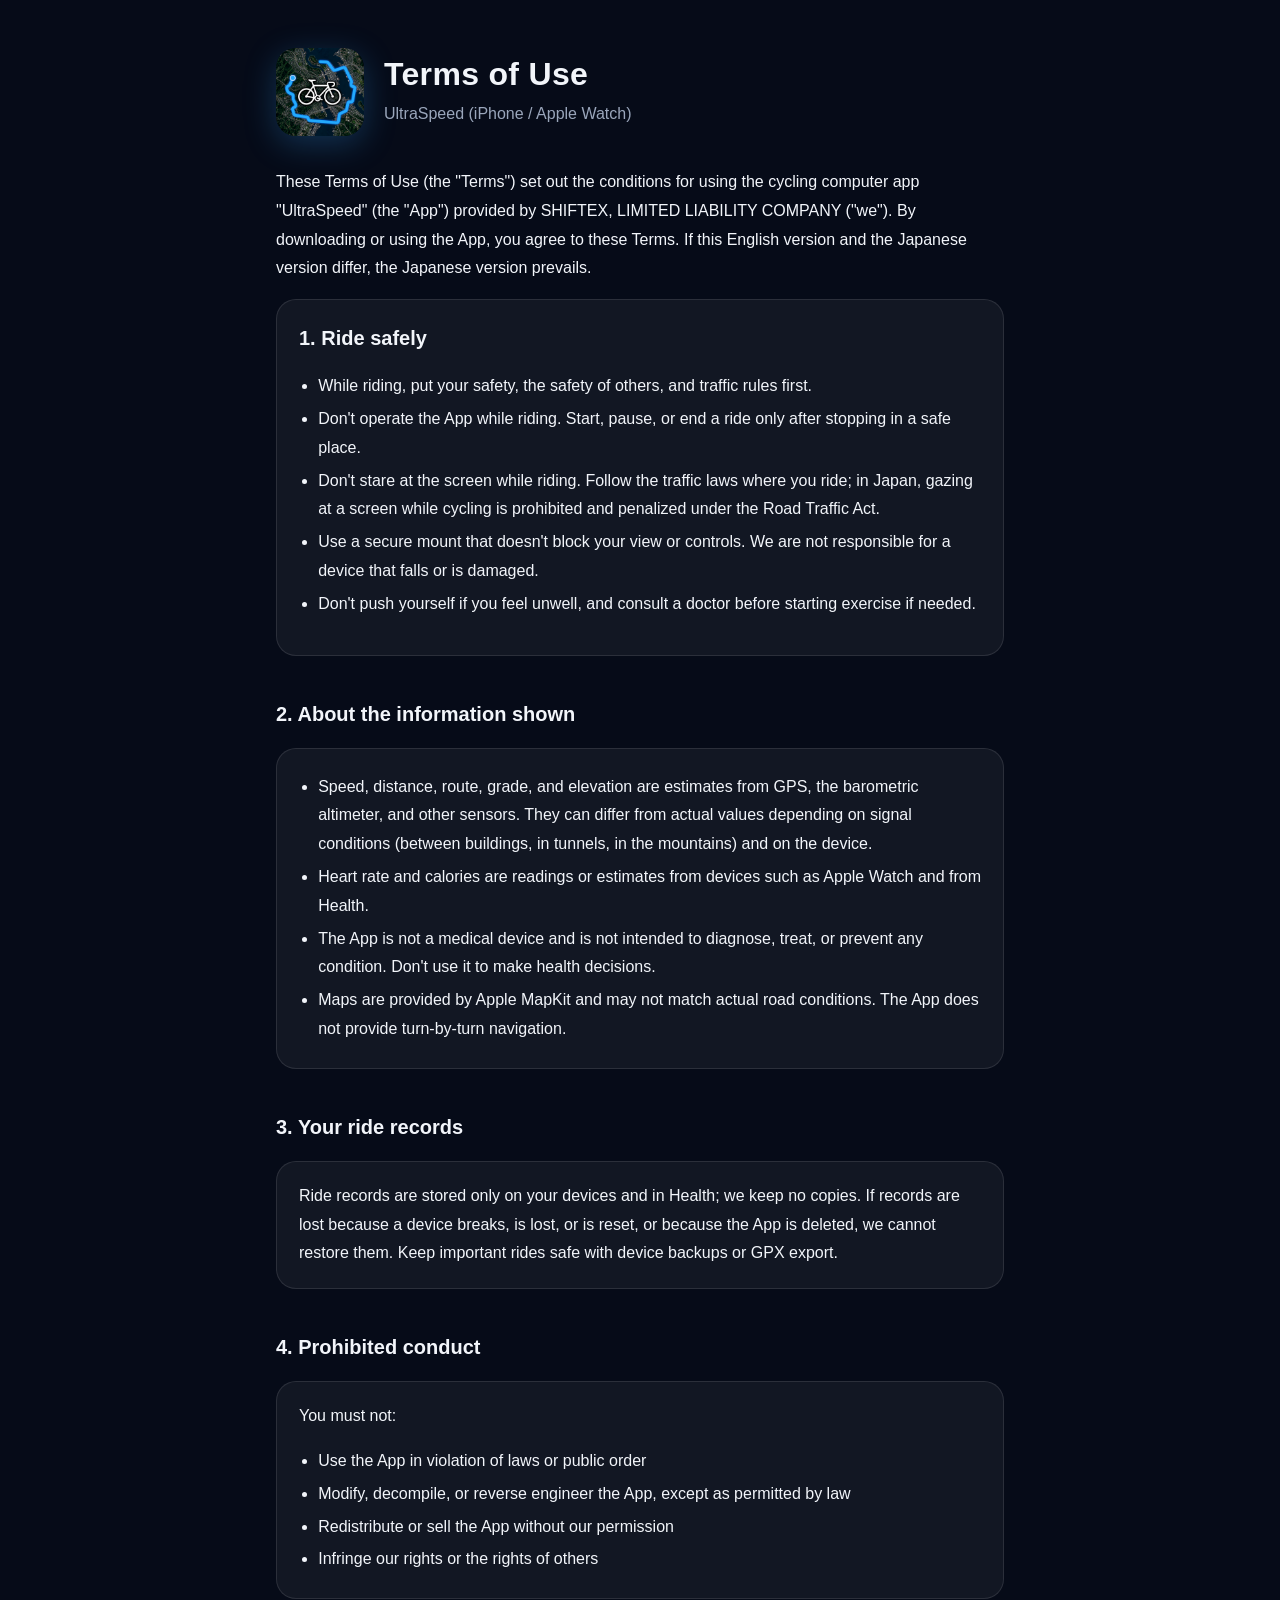
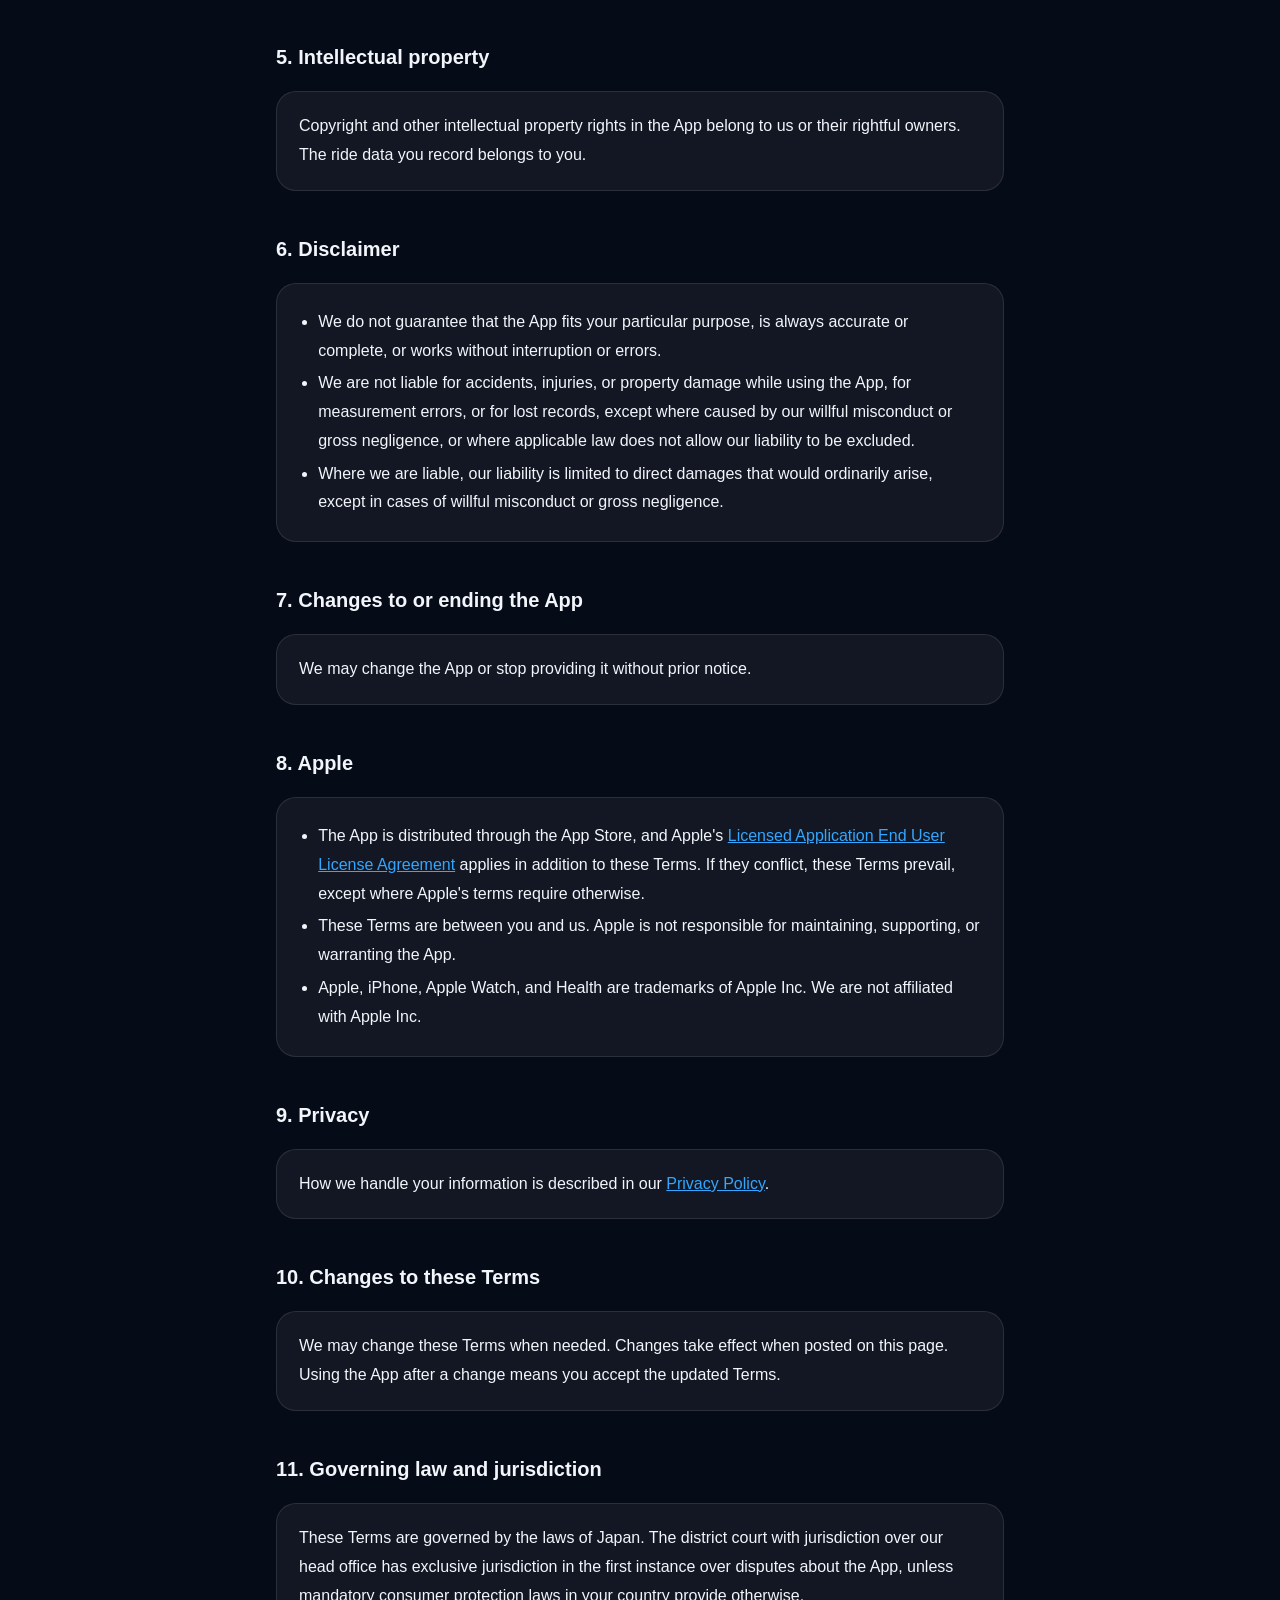
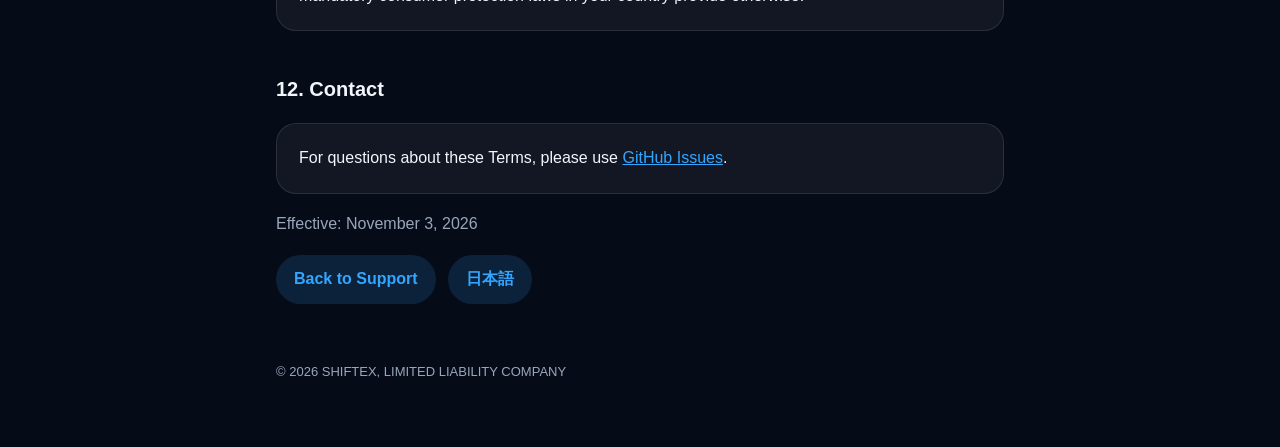
<file: en/terms.html>
<!doctype html>
<html lang="en">
<head>
<meta charset="utf-8">
<meta name="viewport" content="width=device-width, initial-scale=1">
<title>UltraSpeed Terms of Use</title>
<meta name="description" content="UltraSpeed terms of use">
<link rel="icon" href="../assets/icon.png">
<link rel="alternate" hreflang="ja" href="https://souy4.github.io/ultraspeed/terms.html">
<link rel="stylesheet" href="../style.css">
</head>
<body>
<main>
  <header class="hero">
    <img src="../assets/icon.png" alt="UltraSpeed icon">
    <div>
      <h1>Terms of Use</h1>
      <p class="tagline">UltraSpeed (iPhone / Apple Watch)</p>
    </div>
  </header>

  <p>These Terms of Use (the "Terms") set out the conditions for using the cycling computer app "UltraSpeed" (the "App") provided by SHIFTEX, LIMITED LIABILITY COMPANY ("we"). By downloading or using the App, you agree to these Terms. If this English version and the Japanese version differ, the Japanese version prevails.</p>

  <section class="card">
    <h2 style="margin-top:0">1. Ride safely</h2>
    <ul>
      <li>While riding, put your safety, the safety of others, and traffic rules first.</li>
      <li>Don't operate the App while riding. Start, pause, or end a ride only after stopping in a safe place.</li>
      <li>Don't stare at the screen while riding. Follow the traffic laws where you ride; in Japan, gazing at a screen while cycling is prohibited and penalized under the Road Traffic Act.</li>
      <li>Use a secure mount that doesn't block your view or controls. We are not responsible for a device that falls or is damaged.</li>
      <li>Don't push yourself if you feel unwell, and consult a doctor before starting exercise if needed.</li>
    </ul>
  </section>

  <h2>2. About the information shown</h2>
  <section class="card">
    <ul style="margin:0">
      <li>Speed, distance, route, grade, and elevation are estimates from GPS, the barometric altimeter, and other sensors. They can differ from actual values depending on signal conditions (between buildings, in tunnels, in the mountains) and on the device.</li>
      <li>Heart rate and calories are readings or estimates from devices such as Apple Watch and from Health.</li>
      <li>The App is not a medical device and is not intended to diagnose, treat, or prevent any condition. Don't use it to make health decisions.</li>
      <li>Maps are provided by Apple MapKit and may not match actual road conditions. The App does not provide turn-by-turn navigation.</li>
    </ul>
  </section>

  <h2>3. Your ride records</h2>
  <section class="card">
    <p style="margin:0">Ride records are stored only on your devices and in Health; we keep no copies. If records are lost because a device breaks, is lost, or is reset, or because the App is deleted, we cannot restore them. Keep important rides safe with device backups or GPX export.</p>
  </section>

  <h2>4. Prohibited conduct</h2>
  <section class="card">
    <p style="margin-top:0">You must not:</p>
    <ul style="margin-bottom:0">
      <li>Use the App in violation of laws or public order</li>
      <li>Modify, decompile, or reverse engineer the App, except as permitted by law</li>
      <li>Redistribute or sell the App without our permission</li>
      <li>Infringe our rights or the rights of others</li>
    </ul>
  </section>

  <h2>5. Intellectual property</h2>
  <section class="card">
    <p style="margin:0">Copyright and other intellectual property rights in the App belong to us or their rightful owners. The ride data you record belongs to you.</p>
  </section>

  <h2>6. Disclaimer</h2>
  <section class="card">
    <ul style="margin:0">
      <li>We do not guarantee that the App fits your particular purpose, is always accurate or complete, or works without interruption or errors.</li>
      <li>We are not liable for accidents, injuries, or property damage while using the App, for measurement errors, or for lost records, except where caused by our willful misconduct or gross negligence, or where applicable law does not allow our liability to be excluded.</li>
      <li>Where we are liable, our liability is limited to direct damages that would ordinarily arise, except in cases of willful misconduct or gross negligence.</li>
    </ul>
  </section>

  <h2>7. Changes to or ending the App</h2>
  <section class="card">
    <p style="margin:0">We may change the App or stop providing it without prior notice.</p>
  </section>

  <h2>8. Apple</h2>
  <section class="card">
    <ul style="margin:0">
      <li>The App is distributed through the App Store, and Apple's <a href="https://www.apple.com/legal/internet-services/itunes/dev/stdeula/">Licensed Application End User License Agreement</a> applies in addition to these Terms. If they conflict, these Terms prevail, except where Apple's terms require otherwise.</li>
      <li>These Terms are between you and us. Apple is not responsible for maintaining, supporting, or warranting the App.</li>
      <li>Apple, iPhone, Apple Watch, and Health are trademarks of Apple Inc. We are not affiliated with Apple Inc.</li>
    </ul>
  </section>

  <h2>9. Privacy</h2>
  <section class="card">
    <p style="margin:0">How we handle your information is described in our <a href="privacy.html">Privacy Policy</a>.</p>
  </section>

  <h2>10. Changes to these Terms</h2>
  <section class="card">
    <p style="margin:0">We may change these Terms when needed. Changes take effect when posted on this page. Using the App after a change means you accept the updated Terms.</p>
  </section>

  <h2>11. Governing law and jurisdiction</h2>
  <section class="card">
    <p style="margin:0">These Terms are governed by the laws of Japan. The district court with jurisdiction over our head office has exclusive jurisdiction in the first instance over disputes about the App, unless mandatory consumer protection laws in your country provide otherwise.</p>
  </section>

  <h2>12. Contact</h2>
  <section class="card">
    <p style="margin:0">For questions about these Terms, please use <a href="https://github.com/SouY4/ultraspeed/issues">GitHub Issues</a>.</p>
  </section>

  <p class="muted">Effective: November 3, 2026</p>

  <nav class="links">
    <a href="./">Back to Support</a>
    <a href="../terms.html" hreflang="ja">日本語</a>
  </nav>

  <footer>© 2026 SHIFTEX, LIMITED LIABILITY COMPANY</footer>
</main>
</body>
</html>
</file>
<file: style.css>
:root {
  --bg: #060b18;
  --panel: rgba(255, 255, 255, 0.05);
  --line: rgba(255, 255, 255, 0.10);
  --text: #f2f5fa;
  --muted: #9aa6bb;
  --accent: #33a6ff;
}
* { box-sizing: border-box; }
html { -webkit-text-size-adjust: 100%; }
body {
  margin: 0;
  background: radial-gradient(1200px 600px at 80% -10%, rgba(51, 166, 255, 0.18), transparent 60%), var(--bg);
  color: var(--text);
  font-family: -apple-system, BlinkMacSystemFont, "Hiragino Sans", "Hiragino Kaku Gothic ProN", "Noto Sans JP", sans-serif;
  line-height: 1.8;
}
main { max-width: 760px; margin: 0 auto; padding: 48px 16px 64px; }
a { color: var(--accent); }
header.hero { display: flex; align-items: center; gap: 20px; margin-bottom: 32px; }
header.hero img { width: 88px; height: 88px; border-radius: 20px; box-shadow: 0 8px 32px rgba(51, 166, 255, 0.25); }
h1 { font-size: 32px; line-height: 1.2; margin: 0; letter-spacing: 0.01em; }
.tagline { color: var(--muted); margin: 6px 0 0; }
h2 { font-size: 20px; margin: 40px 0 12px; }
h3 { font-size: 16px; margin: 24px 0 6px; }
section.card { background: var(--panel); border: 1px solid var(--line); border-radius: 20px; padding: 20px 22px; margin-top: 16px; }
ul { padding-left: 1.2em; }
li { margin: 4px 0; }
.shots { display: flex; gap: 0; overflow-x: auto; padding: 4px 0 12px; scroll-snap-type: x mandatory; }
.shots img { height: 420px; scroll-snap-align: start; }
nav.links { display: flex; flex-wrap: wrap; gap: 12px; margin-top: 8px; }
nav.links a { display: inline-block; padding: 10px 18px; border-radius: 999px; background: rgba(51, 166, 255, 0.15); text-decoration: none; font-weight: 600; }
footer { margin-top: 56px; color: var(--muted); font-size: 13px; }
.muted { color: var(--muted); }
@media (max-width: 480px) {
  h1 { font-size: 26px; }
  header.hero img { width: 72px; height: 72px; }
  .shots img { height: 340px; }
}
</file>
